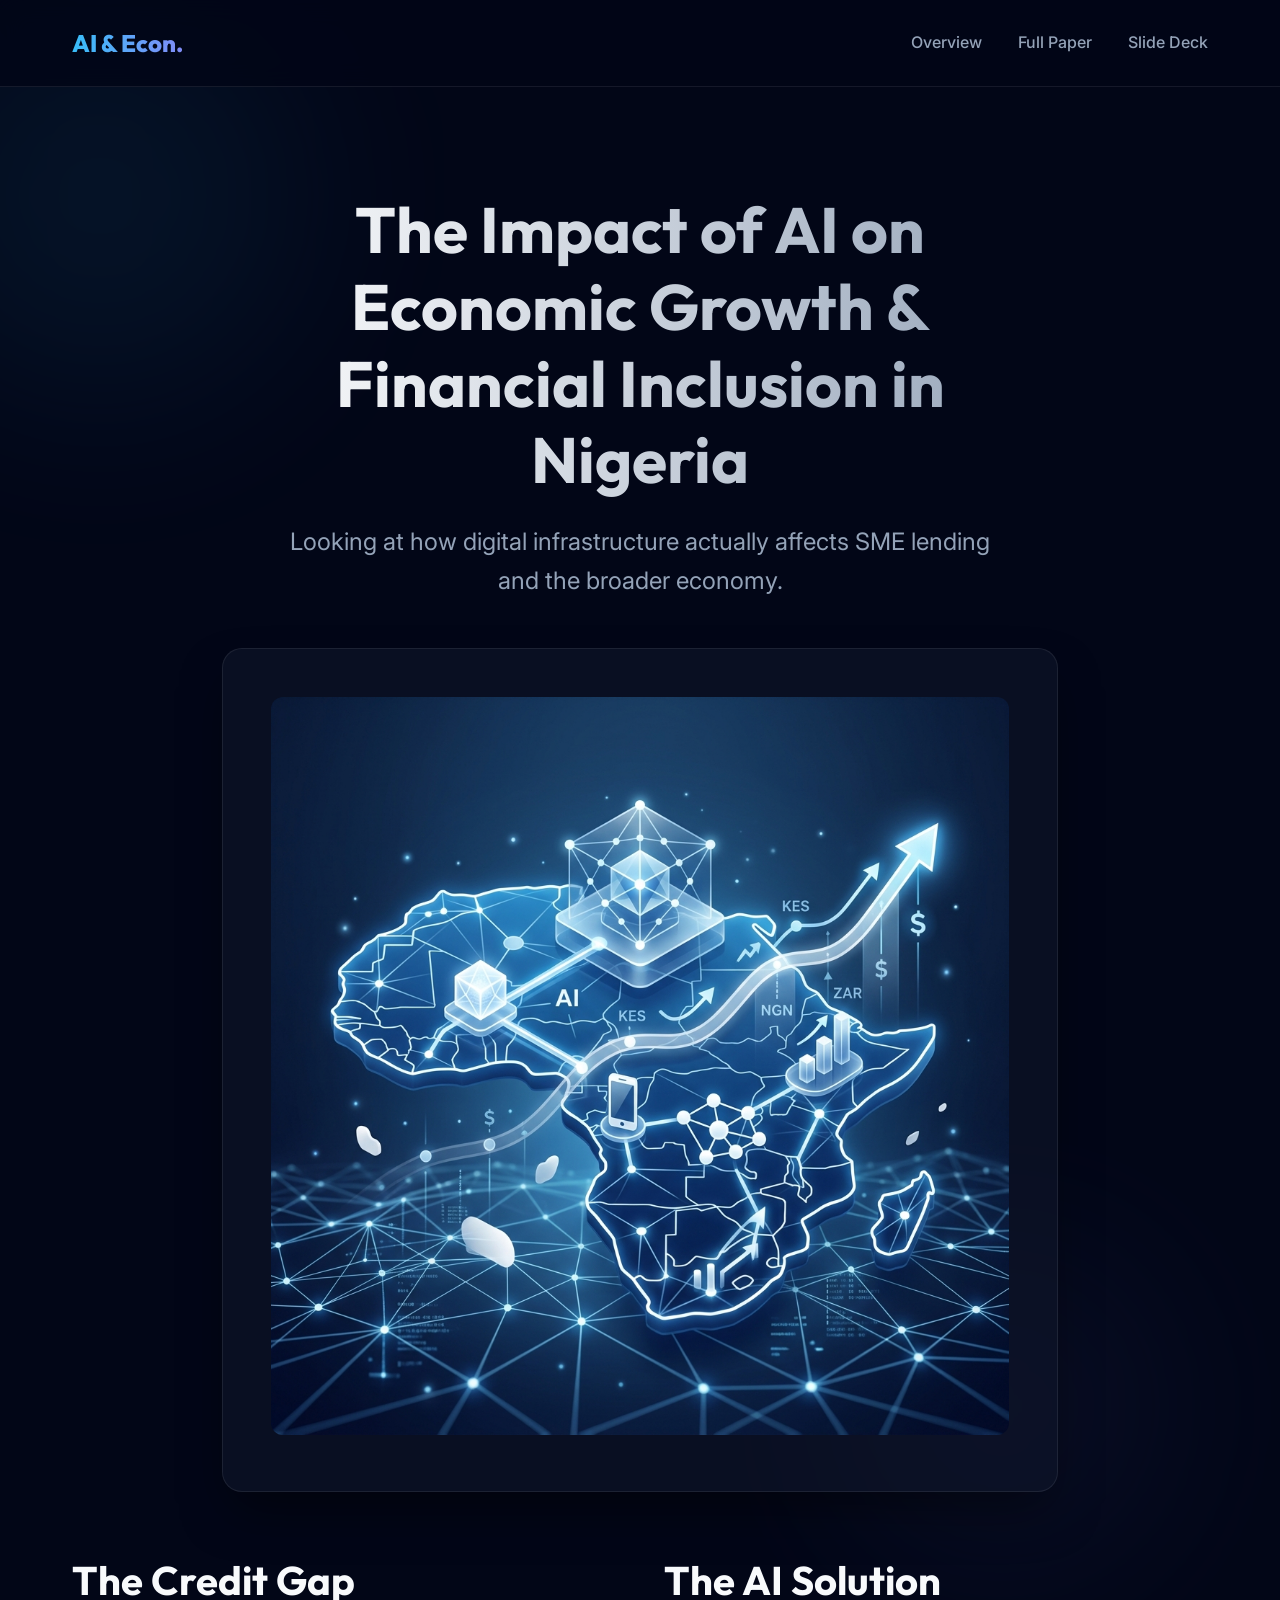
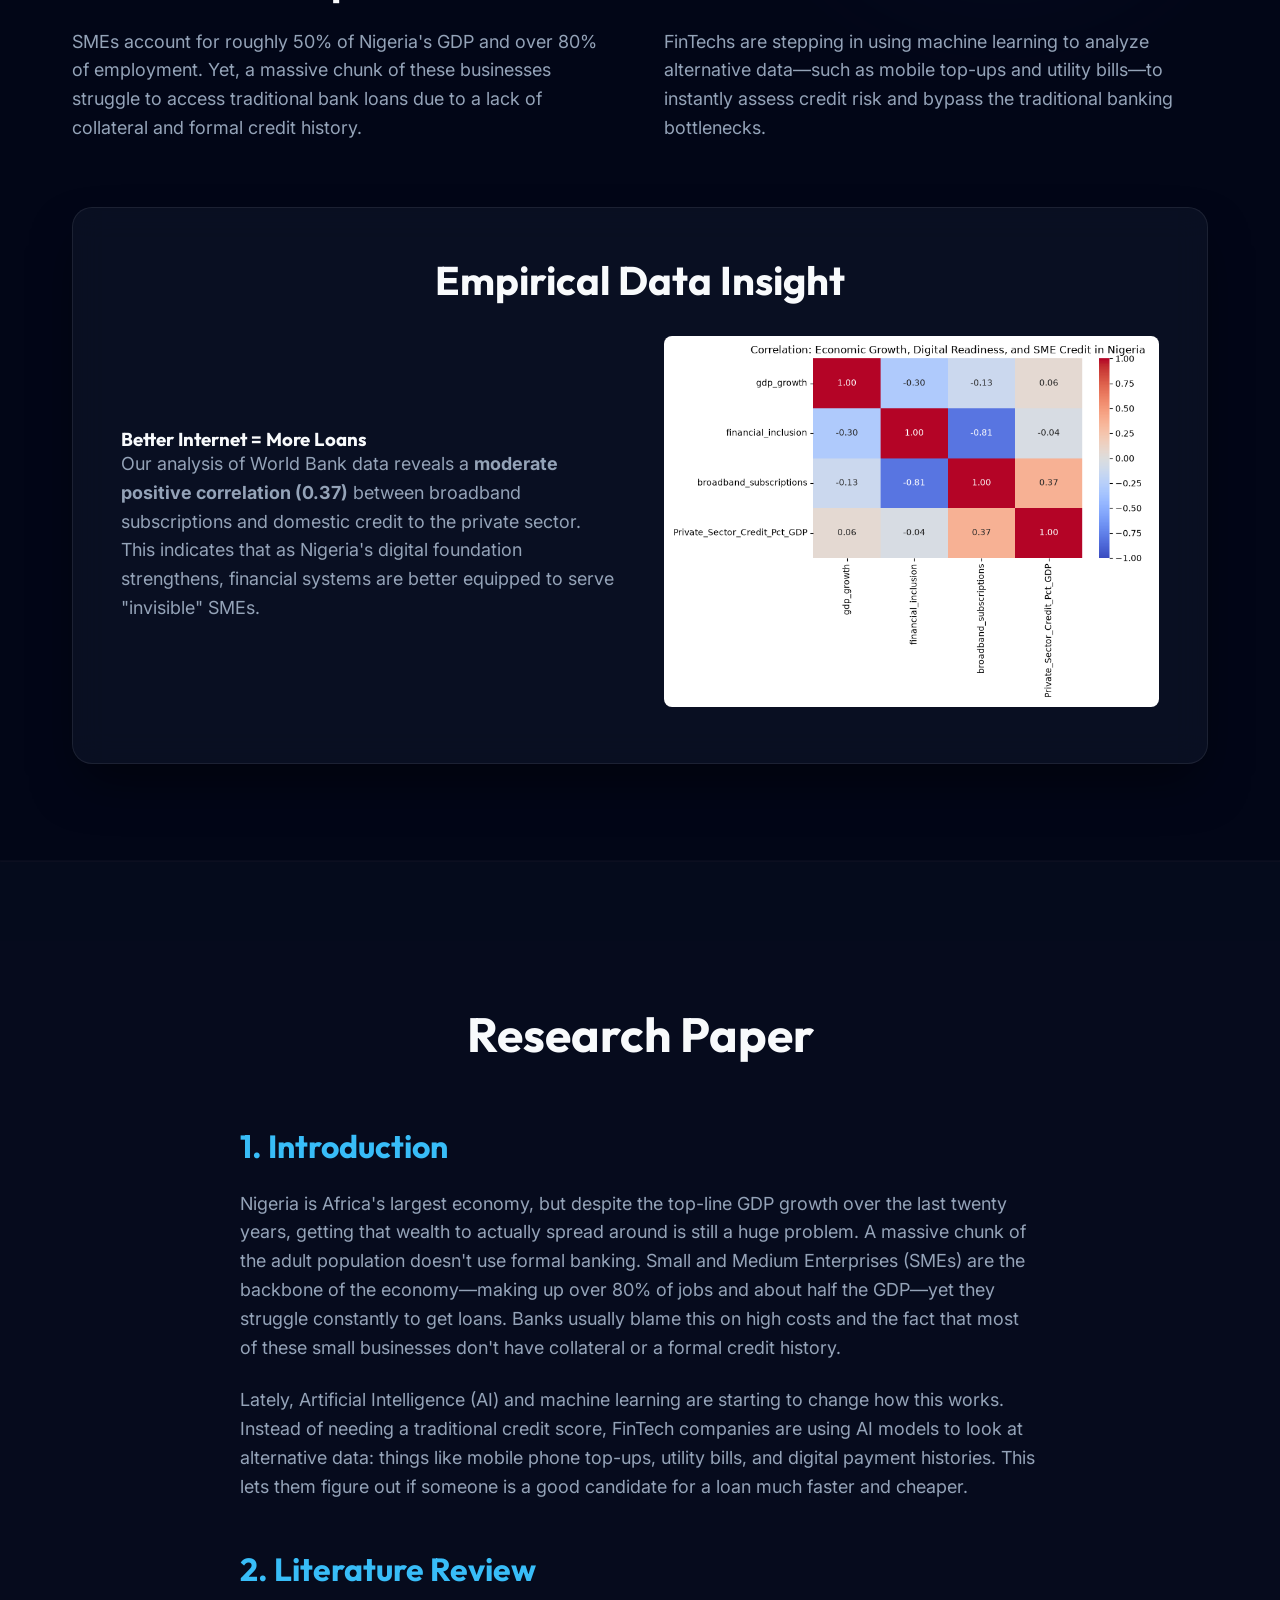
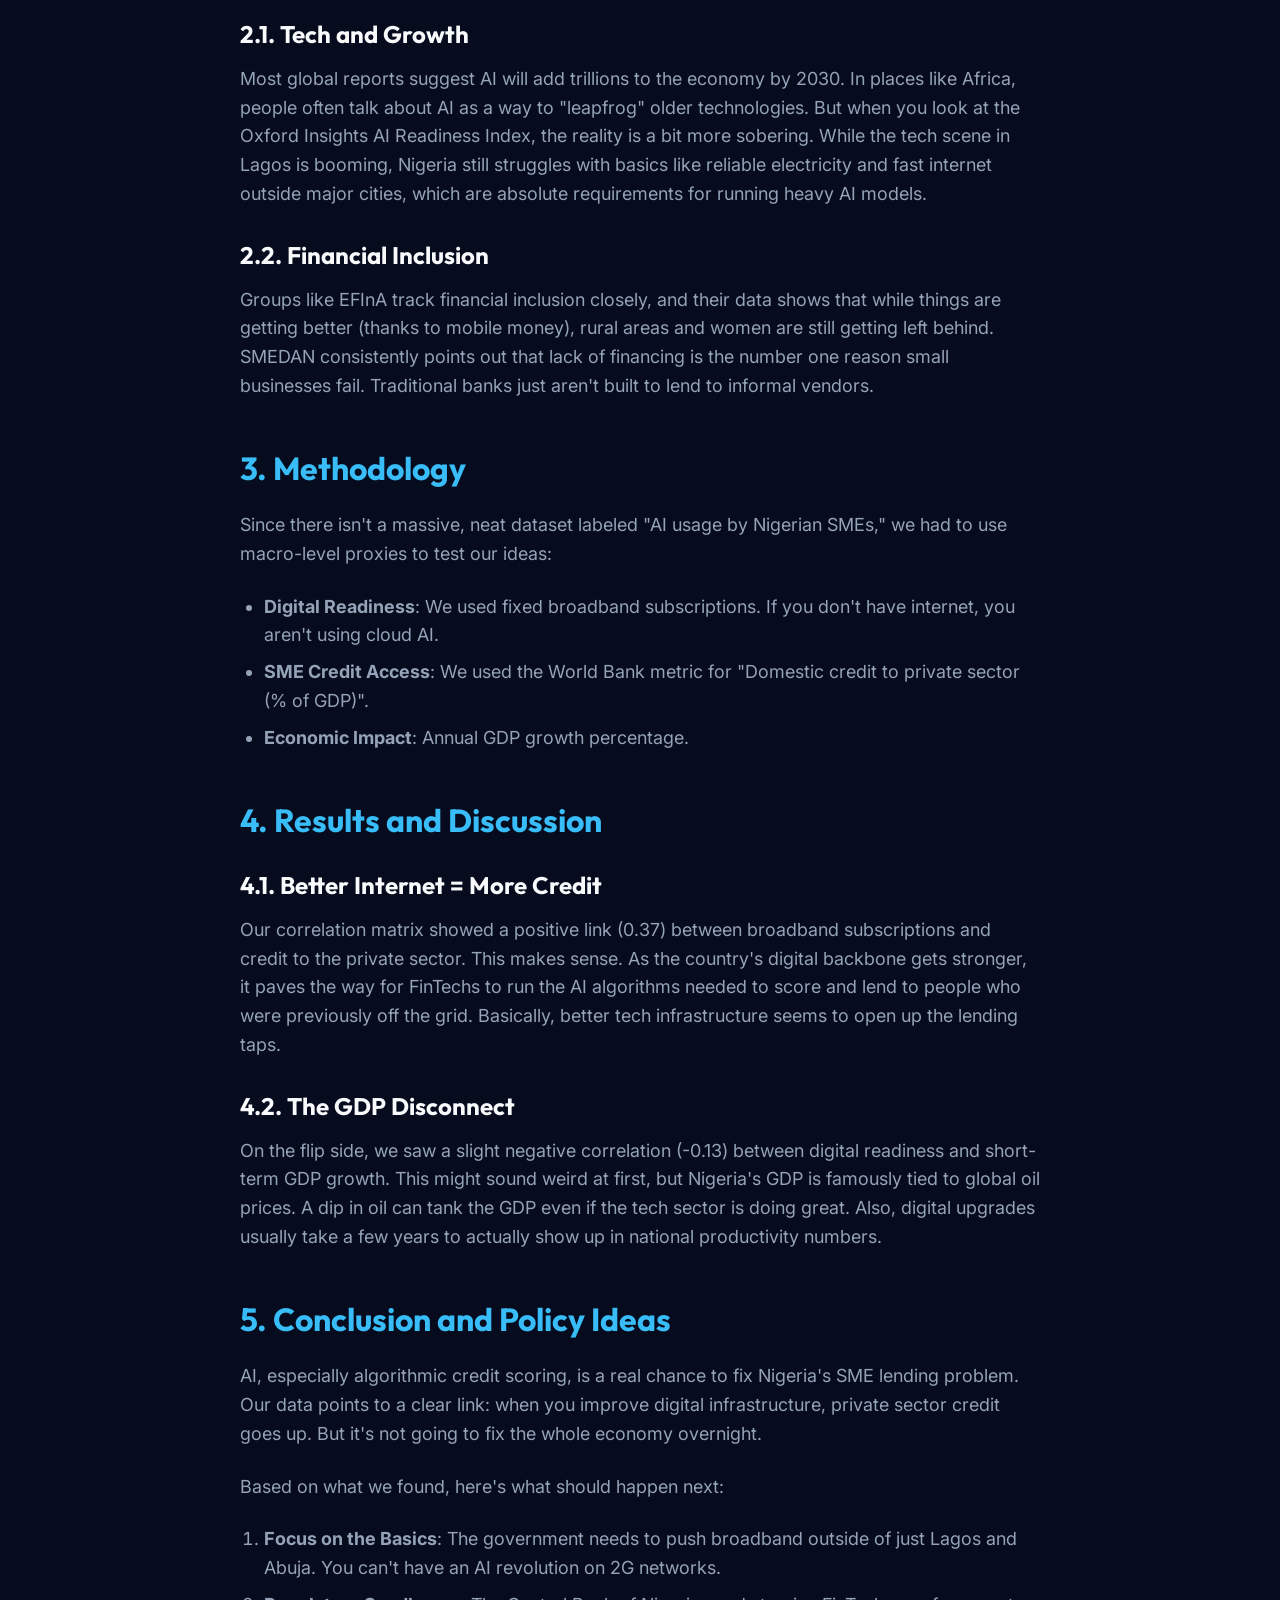
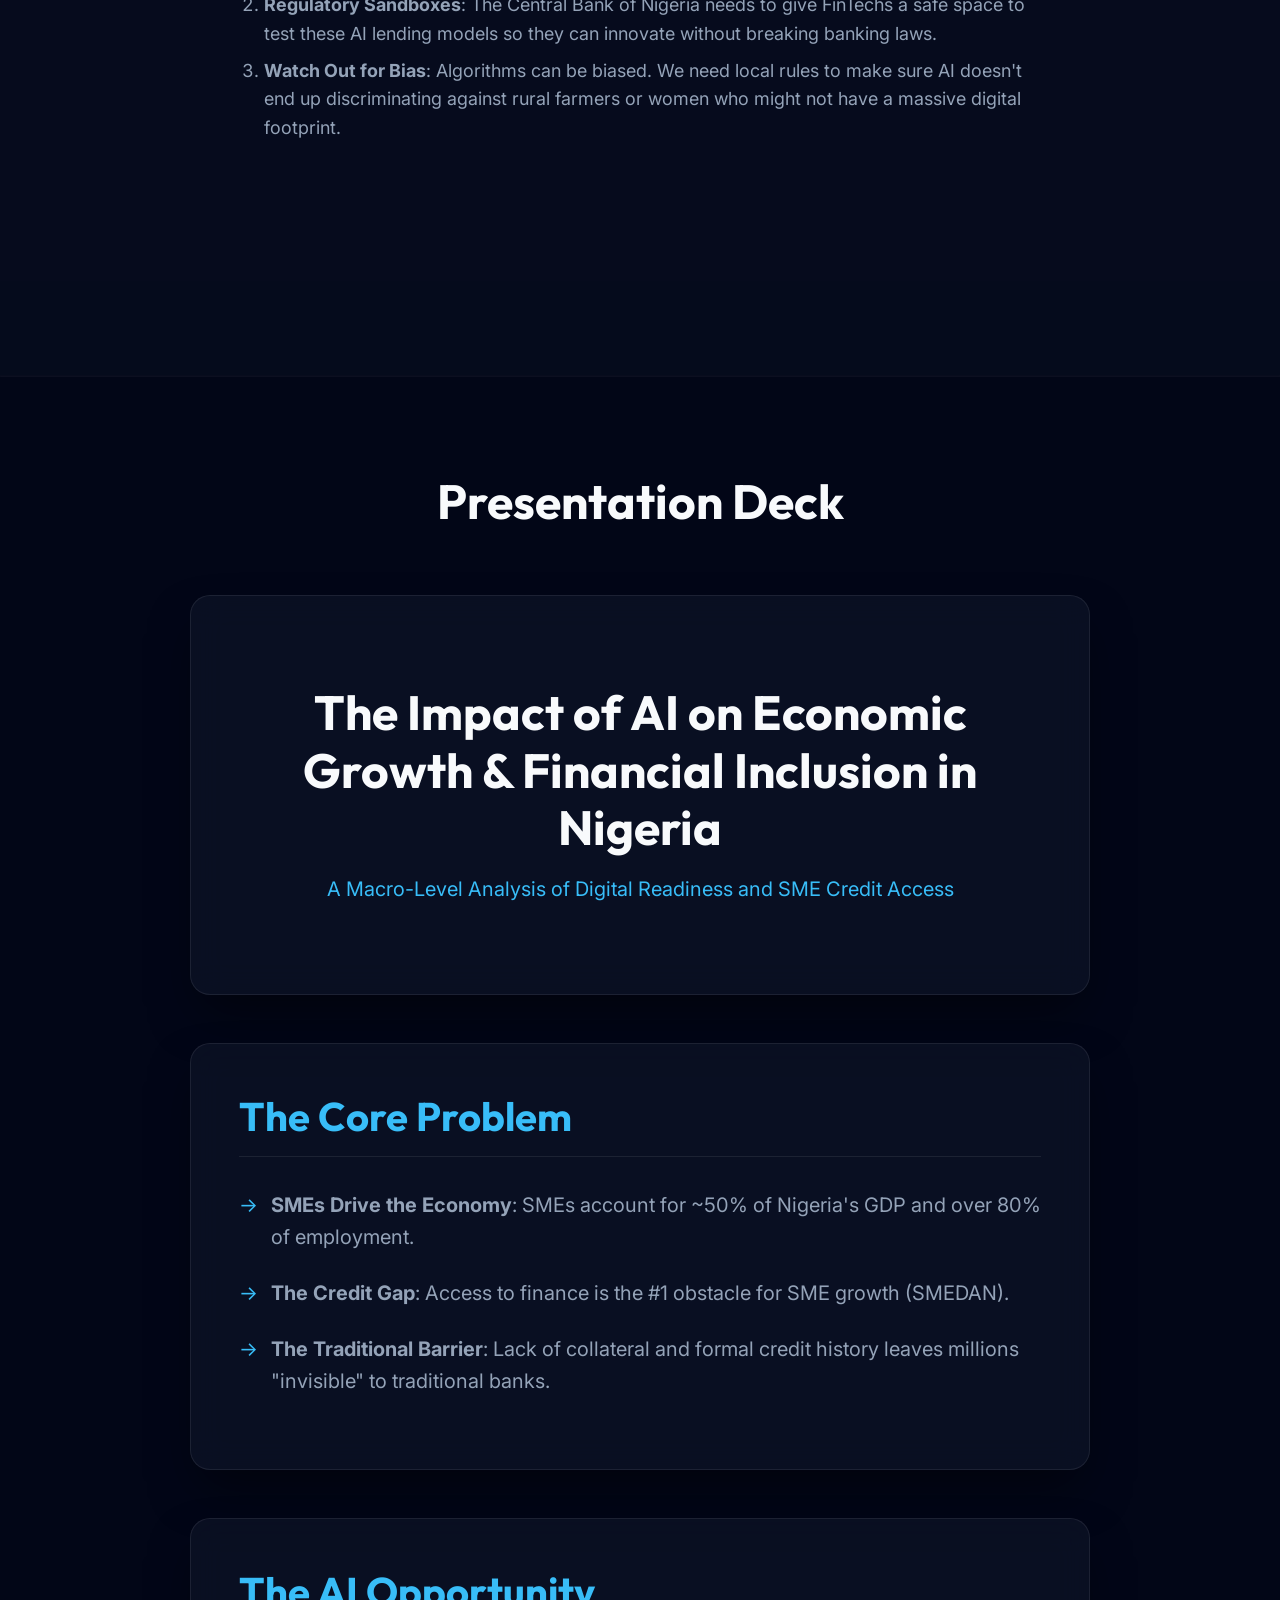
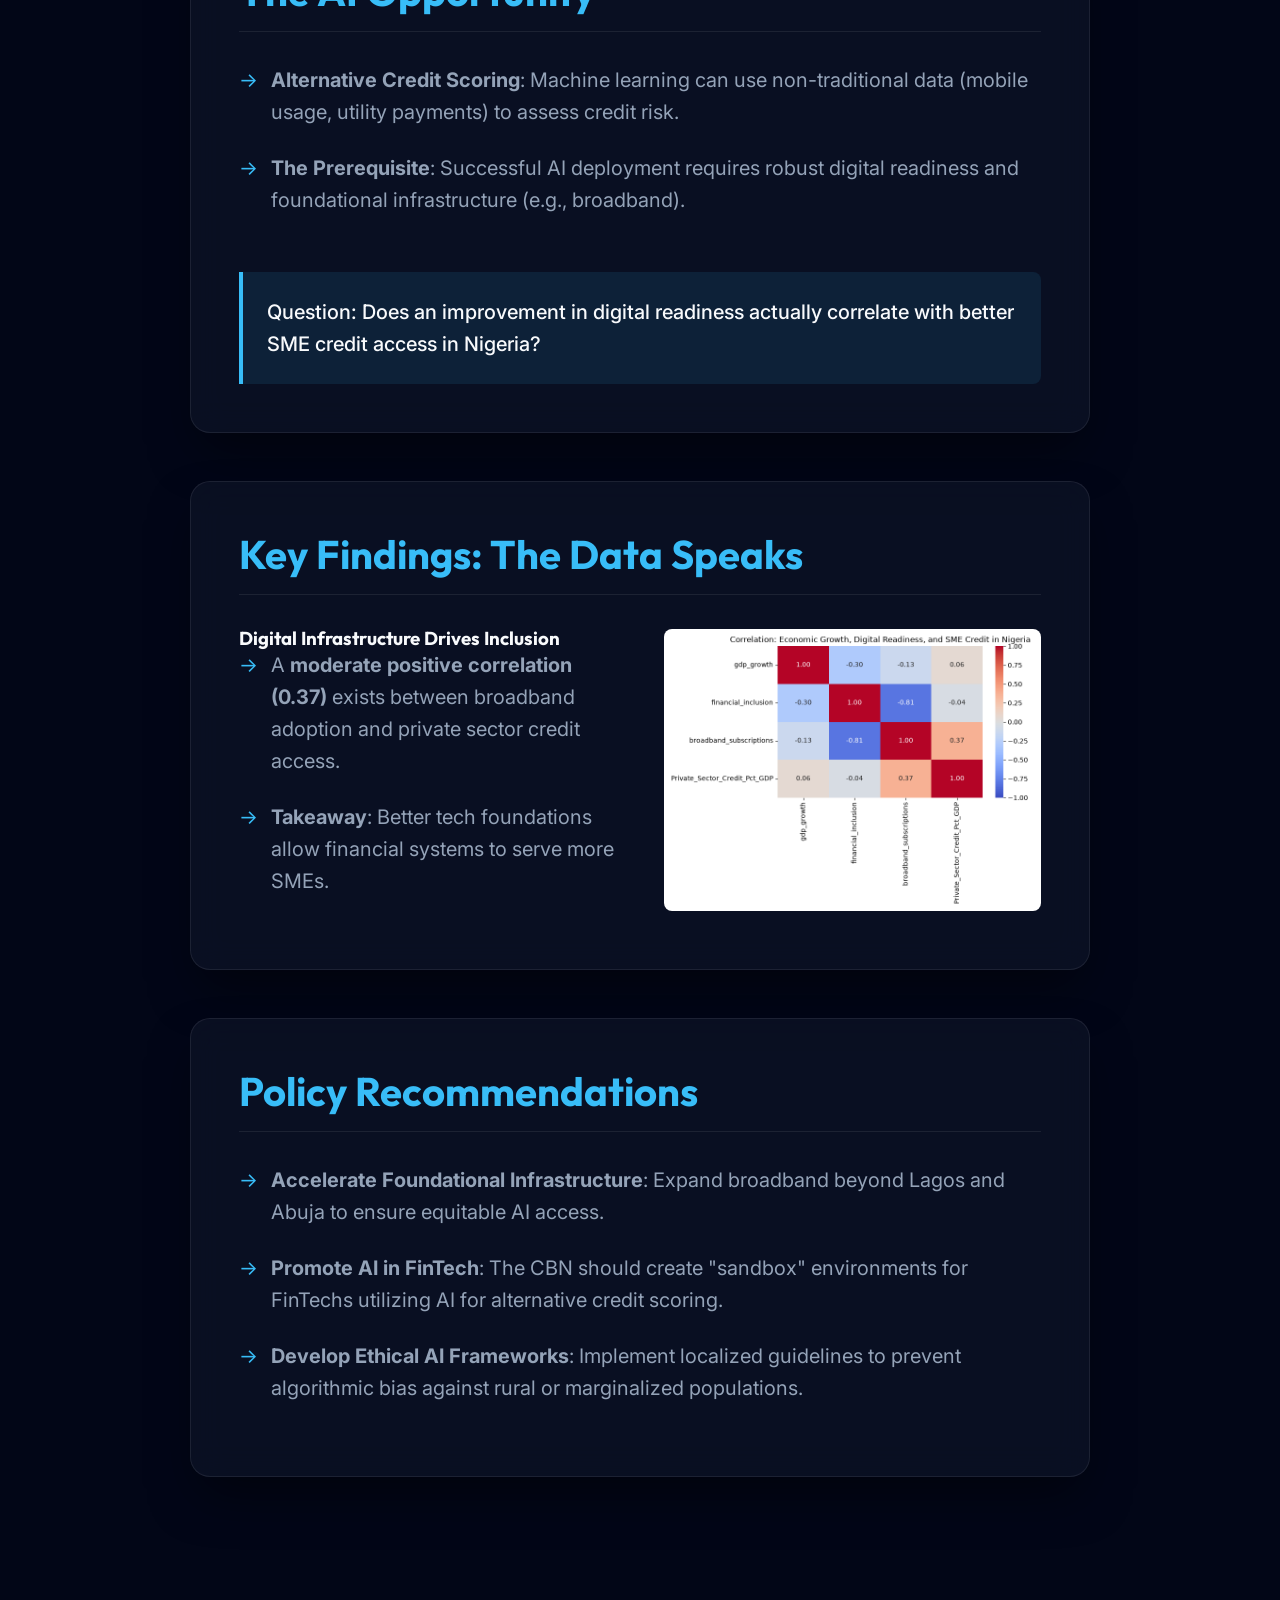
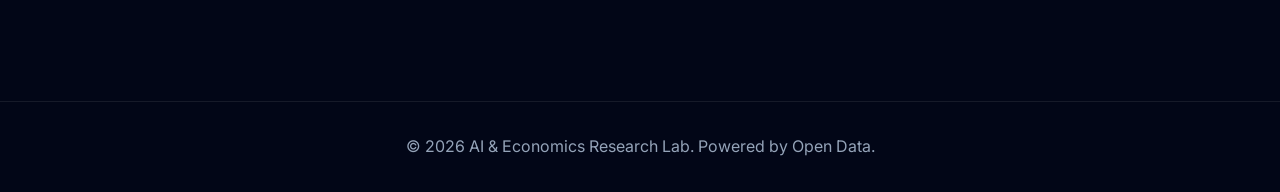
<file: docs/index.html>
<!DOCTYPE html>
<html lang="en">
<head>
    <meta charset="UTF-8">
    <meta name="viewport" content="width=device-width, initial-scale=1.0">
    <title>AI & Economics Research | Nigeria</title>
    <meta name="description" content="Analyzing the impact of digital infrastructure on SME credit access and economic growth in Nigeria.">
    <link rel="preconnect" href="https://fonts.googleapis.com">
    <link rel="preconnect" href="https://fonts.gstatic.com" crossorigin>
    <link href="https://fonts.googleapis.com/css2?family=Outfit:wght@300;400;600;800&family=Inter:wght@400;500;700&display=swap" rel="stylesheet">
    <link rel="stylesheet" href="style.css?v=3">
</head>
<body>

    <!-- Navigation -->
    <nav class="navbar">
        <div class="nav-container">
            <div class="logo">AI & Econ.</div>
            <div class="nav-links">
                <a href="#overview">Overview</a>
                <a href="#paper">Full Paper</a>
                <a href="#slides">Slide Deck</a>
            </div>
        </div>
    </nav>

    <main id="app-container" style="padding-top: 6rem;">

        <!-- ==================== HOME VIEW ==================== -->
        <div id="overview">
            <header class="hero">
                <div class="glow-orb orb-1"></div>
                <div class="glow-orb orb-2"></div>
                <div class="container hero-content">
                    <h1 class="fade-up">The Impact of AI on Economic Growth & Financial Inclusion in Nigeria</h1>
                    <p class="subtitle fade-up delay-1">Looking at how digital infrastructure actually affects SME lending and the broader economy.</p>
                    
                    <div class="hero-image-wrapper fade-up delay-2">
                        <div class="glass-panel">
                            <img src="assets/ai_economics_hero.png" alt="Abstract AI and Economics Visualization">
                        </div>
                    </div>
                </div>
            </header>

            <section class="overview" style="margin-bottom: 6rem;">
                <div class="container">
                    <div class="grid-2">
                        <div class="fade-in scroll-element">
                            <h2 class="section-title">The Credit Gap</h2>
                            <p>SMEs account for roughly 50% of Nigeria's GDP and over 80% of employment. Yet, a massive chunk of these businesses struggle to access traditional bank loans due to a lack of collateral and formal credit history.</p>
                        </div>
                        <div class="fade-in scroll-element delay-1">
                            <h2 class="section-title">The AI Solution</h2>
                            <p>FinTechs are stepping in using machine learning to analyze alternative data—such as mobile top-ups and utility bills—to instantly assess credit risk and bypass the traditional banking bottlenecks.</p>
                        </div>
                    </div>

                    <div class="data-highlight glass-panel fade-in scroll-element" style="margin-top: 4rem;">
                        <h2 class="section-title text-center">Empirical Data Insight</h2>
                        <div class="grid-2" style="align-items: center; margin-top: 2rem;">
                            <div>
                                <h3 style="color: var(--text-primary); font-family: 'Outfit', sans-serif;">Better Internet = More Loans</h3>
                                <p>Our analysis of World Bank data reveals a <strong>moderate positive correlation (0.37)</strong> between broadband subscriptions and domestic credit to the private sector.</p>
                                <p>This indicates that as Nigeria's digital foundation strengthens, financial systems are better equipped to serve "invisible" SMEs.</p>
                            </div>
                            <div>
                                <img src="assets/correlation_heatmap.png" alt="Correlation Heatmap" style="width: 100%; border-radius: 8px;">
                            </div>
                        </div>
                    </div>
                </div>
            </section>
        </div>

        <hr style="border-color: var(--glass-border); opacity: 0.5; margin: 0;">

        <!-- ==================== PAPER VIEW ==================== -->
        <div id="paper" style="padding: 6rem 0; background: rgba(15, 23, 42, 0.3);">
            <div class="container">
                <div class="document-container scroll-element">
                    <h1 class="doc-title text-center" style="margin-bottom: 4rem;">Research Paper</h1>
                    <h2 style="margin-top: 0;">1. Introduction</h2>
                    <p>Nigeria is Africa's largest economy, but despite the top-line GDP growth over the last twenty years, getting that wealth to actually spread around is still a huge problem. A massive chunk of the adult population doesn't use formal banking. Small and Medium Enterprises (SMEs) are the backbone of the economy—making up over 80% of jobs and about half the GDP—yet they struggle constantly to get loans. Banks usually blame this on high costs and the fact that most of these small businesses don't have collateral or a formal credit history.</p>
                    <p>Lately, Artificial Intelligence (AI) and machine learning are starting to change how this works. Instead of needing a traditional credit score, FinTech companies are using AI models to look at alternative data: things like mobile phone top-ups, utility bills, and digital payment histories. This lets them figure out if someone is a good candidate for a loan much faster and cheaper.</p>
                    
                    <h2>2. Literature Review</h2>
                    <h3>2.1. Tech and Growth</h3>
                    <p>Most global reports suggest AI will add trillions to the economy by 2030. In places like Africa, people often talk about AI as a way to "leapfrog" older technologies. But when you look at the Oxford Insights AI Readiness Index, the reality is a bit more sobering. While the tech scene in Lagos is booming, Nigeria still struggles with basics like reliable electricity and fast internet outside major cities, which are absolute requirements for running heavy AI models.</p>

                    <h3>2.2. Financial Inclusion</h3>
                    <p>Groups like EFInA track financial inclusion closely, and their data shows that while things are getting better (thanks to mobile money), rural areas and women are still getting left behind. SMEDAN consistently points out that lack of financing is the number one reason small businesses fail. Traditional banks just aren't built to lend to informal vendors.</p>

                    <h2>3. Methodology</h2>
                    <p>Since there isn't a massive, neat dataset labeled "AI usage by Nigerian SMEs," we had to use macro-level proxies to test our ideas:</p>
                    <ul>
                        <li><strong>Digital Readiness</strong>: We used fixed broadband subscriptions. If you don't have internet, you aren't using cloud AI.</li>
                        <li><strong>SME Credit Access</strong>: We used the World Bank metric for "Domestic credit to private sector (% of GDP)".</li>
                        <li><strong>Economic Impact</strong>: Annual GDP growth percentage.</li>
                    </ul>

                    <h2>4. Results and Discussion</h2>
                    <h3>4.1. Better Internet = More Credit</h3>
                    <p>Our correlation matrix showed a positive link (0.37) between broadband subscriptions and credit to the private sector. This makes sense. As the country's digital backbone gets stronger, it paves the way for FinTechs to run the AI algorithms needed to score and lend to people who were previously off the grid. Basically, better tech infrastructure seems to open up the lending taps.</p>

                    <h3>4.2. The GDP Disconnect</h3>
                    <p>On the flip side, we saw a slight negative correlation (-0.13) between digital readiness and short-term GDP growth. This might sound weird at first, but Nigeria's GDP is famously tied to global oil prices. A dip in oil can tank the GDP even if the tech sector is doing great. Also, digital upgrades usually take a few years to actually show up in national productivity numbers.</p>

                    <h2>5. Conclusion and Policy Ideas</h2>
                    <p>AI, especially algorithmic credit scoring, is a real chance to fix Nigeria's SME lending problem. Our data points to a clear link: when you improve digital infrastructure, private sector credit goes up. But it's not going to fix the whole economy overnight.</p>
                    <p>Based on what we found, here's what should happen next:</p>
                    <ol>
                        <li><strong>Focus on the Basics</strong>: The government needs to push broadband outside of just Lagos and Abuja. You can't have an AI revolution on 2G networks.</li>
                        <li><strong>Regulatory Sandboxes</strong>: The Central Bank of Nigeria needs to give FinTechs a safe space to test these AI lending models so they can innovate without breaking banking laws.</li>
                        <li><strong>Watch Out for Bias</strong>: Algorithms can be biased. We need local rules to make sure AI doesn't end up discriminating against rural farmers or women who might not have a massive digital footprint.</li>
                    </ol>
                </div>
            </div>
        </div>

        <hr style="border-color: var(--glass-border); opacity: 0.5; margin: 0;">

        <!-- ==================== SLIDES VIEW ==================== -->
        <div id="slides" style="padding: 6rem 0;">
            <div class="container">
                <h1 class="doc-title text-center scroll-element" style="margin-bottom: 4rem;">Presentation Deck</h1>
                <div class="slide-container">
                    <!-- Slide 1 -->
                    <div class="slide glass-panel scroll-element">
                        <h1 class="text-center doc-title" style="margin-bottom: 1rem;">The Impact of AI on Economic Growth & Financial Inclusion in Nigeria</h1>
                        <p class="text-center" style="font-size: 1.25rem; color: var(--accent-color);">A Macro-Level Analysis of Digital Readiness and SME Credit Access</p>
                    </div>

                    <!-- Slide 2 -->
                    <div class="slide glass-panel scroll-element">
                        <h2 class="slide-title">The Core Problem</h2>
                        <ul class="slide-list">
                            <li><strong>SMEs Drive the Economy</strong>: SMEs account for ~50% of Nigeria's GDP and over 80% of employment.</li>
                            <li><strong>The Credit Gap</strong>: Access to finance is the #1 obstacle for SME growth (SMEDAN).</li>
                            <li><strong>The Traditional Barrier</strong>: Lack of collateral and formal credit history leaves millions "invisible" to traditional banks.</li>
                        </ul>
                    </div>

                    <!-- Slide 3 -->
                    <div class="slide glass-panel scroll-element">
                        <h2 class="slide-title">The AI Opportunity</h2>
                        <ul class="slide-list">
                            <li><strong>Alternative Credit Scoring</strong>: Machine learning can use non-traditional data (mobile usage, utility payments) to assess credit risk.</li>
                            <li><strong>The Prerequisite</strong>: Successful AI deployment requires robust digital readiness and foundational infrastructure (e.g., broadband).</li>
                        </ul>
                        <div class="highlight-box">
                            Question: Does an improvement in digital readiness actually correlate with better SME credit access in Nigeria?
                        </div>
                    </div>

                    <!-- Slide 4 -->
                    <div class="slide glass-panel scroll-element">
                        <h2 class="slide-title">Key Findings: The Data Speaks</h2>
                        <div class="grid-2" style="align-items: center;">
                            <div>
                                <h3 style="color: var(--text-primary); font-family: 'Outfit', sans-serif;">Digital Infrastructure Drives Inclusion</h3>
                                <ul class="slide-list">
                                    <li>A <strong>moderate positive correlation (0.37)</strong> exists between broadband adoption and private sector credit access.</li>
                                    <li><strong>Takeaway</strong>: Better tech foundations allow financial systems to serve more SMEs.</li>
                                </ul>
                            </div>
                            <div style="text-align: center;">
                                <img src="assets/correlation_heatmap.png" alt="Correlation Heatmap" style="max-width: 100%; border-radius: 8px;">
                            </div>
                        </div>
                    </div>

                    <!-- Slide 5 -->
                    <div class="slide glass-panel scroll-element">
                        <h2 class="slide-title">Policy Recommendations</h2>
                        <ol class="slide-list">
                            <li><strong>Accelerate Foundational Infrastructure</strong>: Expand broadband beyond Lagos and Abuja to ensure equitable AI access.</li>
                            <li><strong>Promote AI in FinTech</strong>: The CBN should create "sandbox" environments for FinTechs utilizing AI for alternative credit scoring.</li>
                            <li><strong>Develop Ethical AI Frameworks</strong>: Implement localized guidelines to prevent algorithmic bias against rural or marginalized populations.</li>
                        </ol>
                    </div>
                </div>
            </div>
        </div>

    </main>

    <footer>
        <div class="container text-center">
            <p>&copy; 2026 AI & Economics Research Lab. Powered by Open Data.</p>
        </div>
    </footer>

    <script src="script.js?v=3"></script>
</body>
</html>
</file>
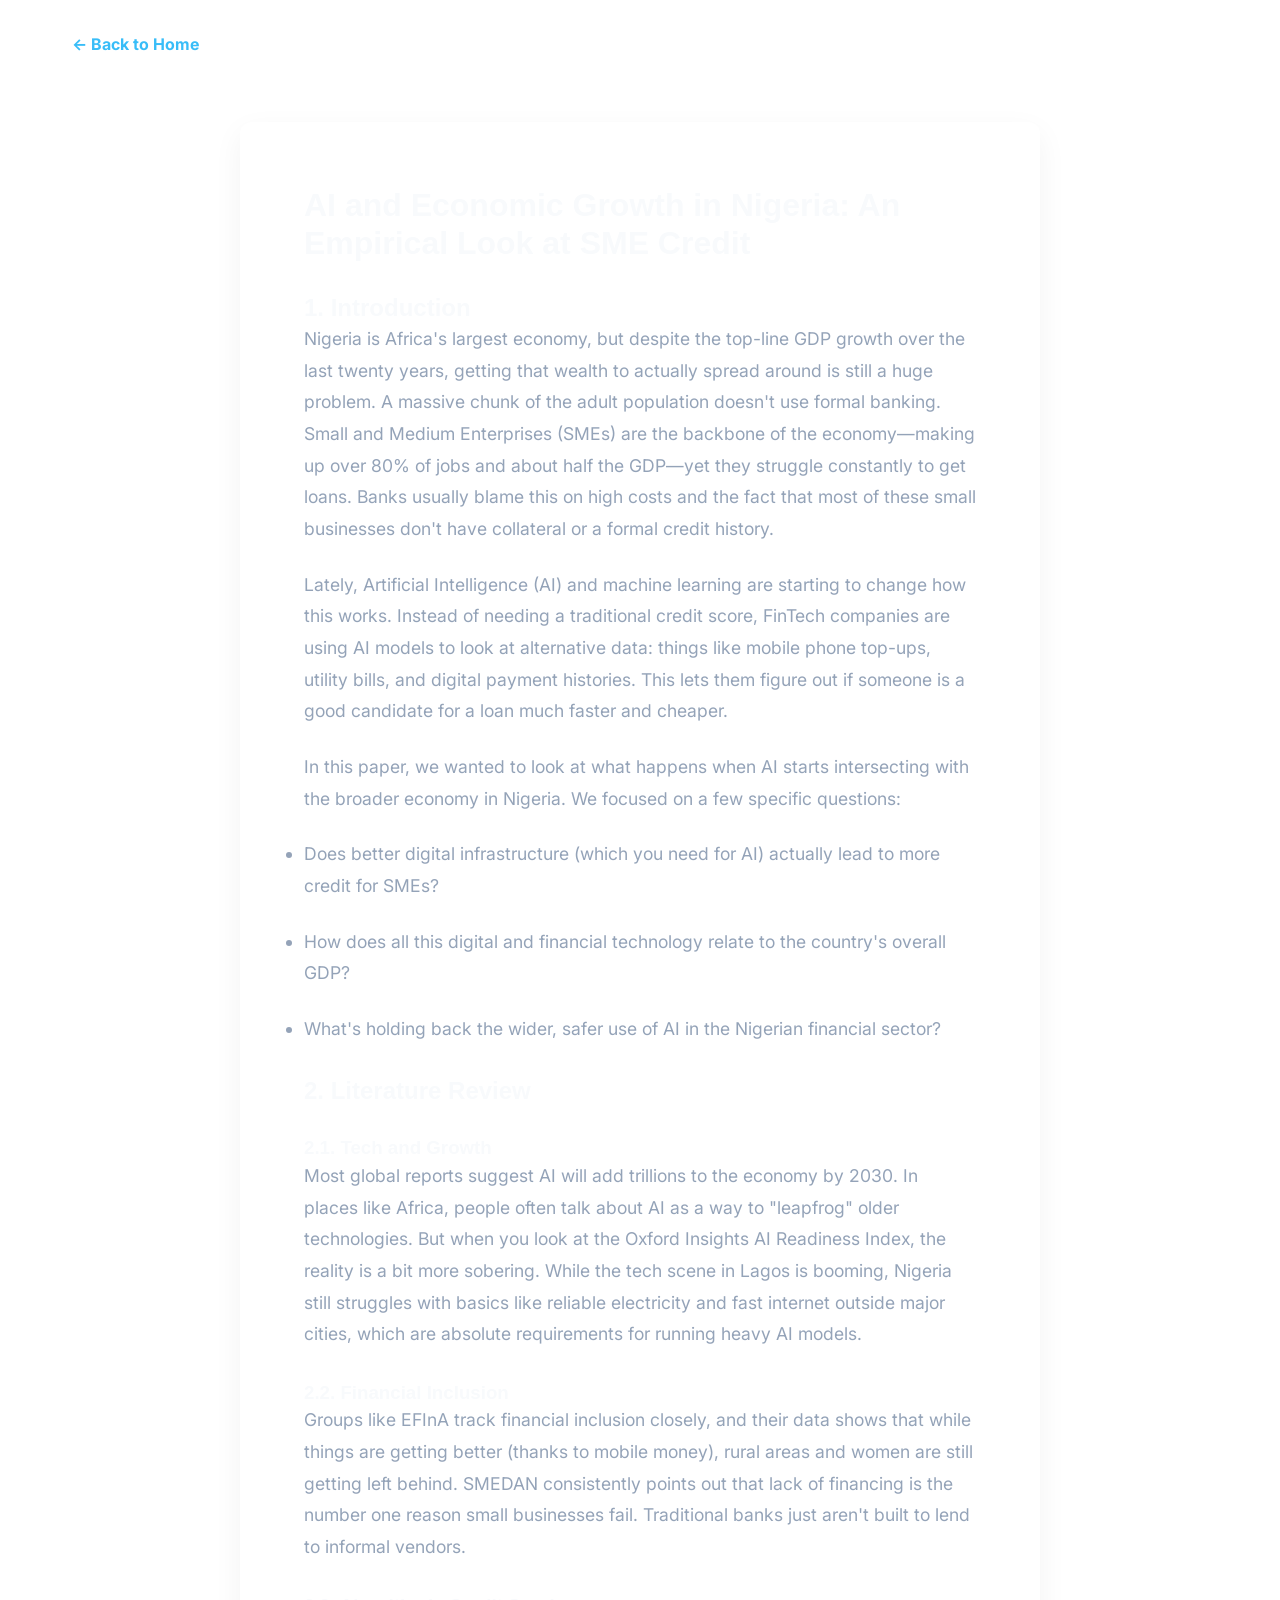
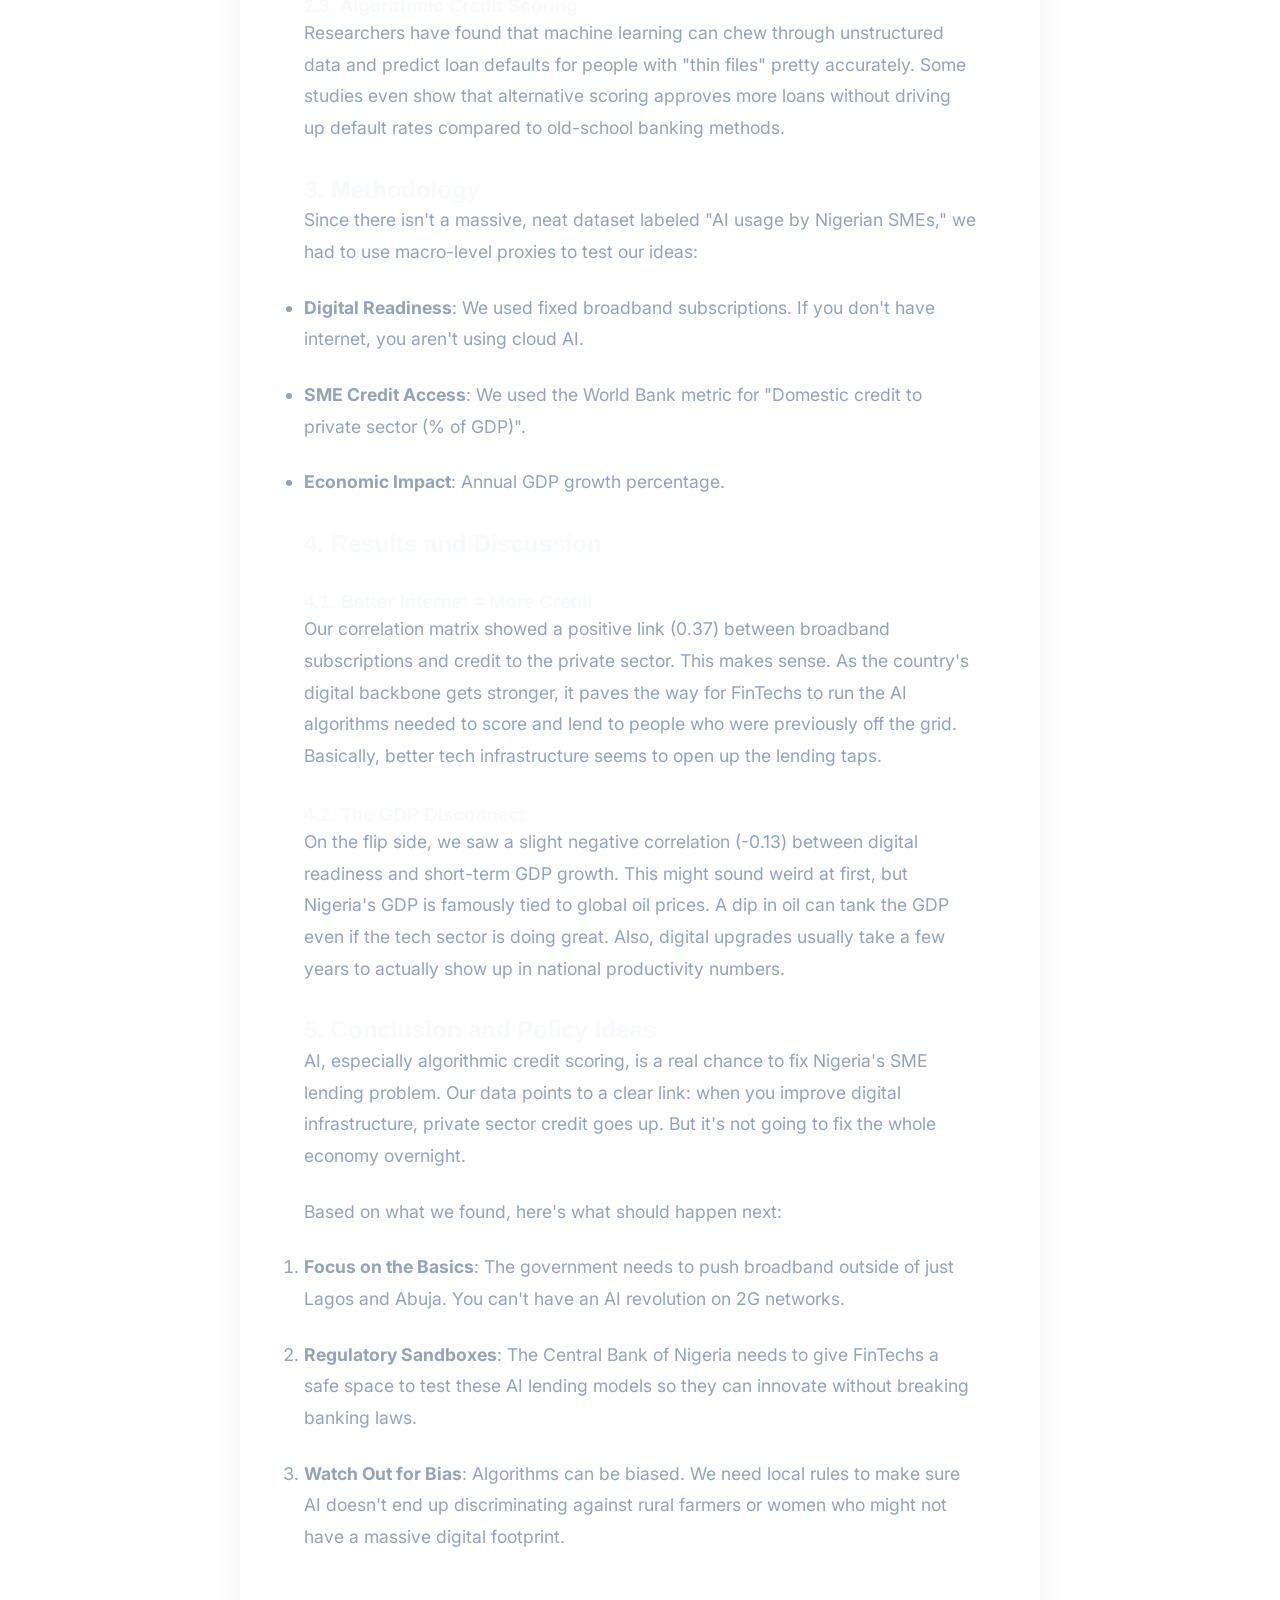
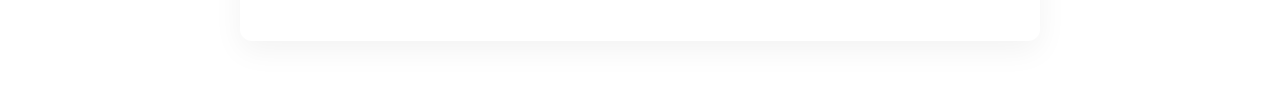
<file: docs/paper.html>
<!DOCTYPE html>
<html lang="en">
<head>
    <meta charset="UTF-8">
    <meta name="viewport" content="width=device-width, initial-scale=1.0">
    <title>Full Research Paper - AI & Economics in Nigeria</title>
    <link rel="preconnect" href="https://fonts.googleapis.com">
    <link rel="preconnect" href="https://fonts.gstatic.com" crossorigin>
    <link href="https://fonts.googleapis.com/css2?family=Inter:wght@300;400;600;800&display=swap" rel="stylesheet">
    <link rel="stylesheet" href="style.css">
    <style>
        .paper-container { max-width: 800px; margin: 4rem auto; background: white; padding: 4rem; border-radius: 12px; box-shadow: 0 10px 30px rgba(0,0,0,0.05); }
        h1, h2, h3 { color: var(--text-primary); margin-top: 2rem; }
        p, ul, li { color: var(--text-secondary); font-size: 1.1rem; line-height: 1.8; margin-bottom: 1.5rem; }
        .back-btn { display: inline-block; margin-top: 2rem; font-weight: bold; color: var(--accent-color); text-decoration: none; }
        .back-btn:hover { text-decoration: underline; }
    </style>
</head>
<body style="background-color: var(--bg-color);">
    <div class="container">
        <a href="index.html" class="back-btn">&larr; Back to Home</a>
        
        <div class="paper-container fade-up">
            <h1 style="margin-top: 0;">AI and Economic Growth in Nigeria: An Empirical Look at SME Credit</h1>

            <h2>1. Introduction</h2>
            <p>Nigeria is Africa's largest economy, but despite the top-line GDP growth over the last twenty years, getting that wealth to actually spread around is still a huge problem. A massive chunk of the adult population doesn't use formal banking. Small and Medium Enterprises (SMEs) are the backbone of the economy—making up over 80% of jobs and about half the GDP—yet they struggle constantly to get loans. Banks usually blame this on high costs and the fact that most of these small businesses don't have collateral or a formal credit history.</p>
            <p>Lately, Artificial Intelligence (AI) and machine learning are starting to change how this works. Instead of needing a traditional credit score, FinTech companies are using AI models to look at alternative data: things like mobile phone top-ups, utility bills, and digital payment histories. This lets them figure out if someone is a good candidate for a loan much faster and cheaper.</p>
            <p>In this paper, we wanted to look at what happens when AI starts intersecting with the broader economy in Nigeria. We focused on a few specific questions:</p>
            <ul>
                <li>Does better digital infrastructure (which you need for AI) actually lead to more credit for SMEs?</li>
                <li>How does all this digital and financial technology relate to the country's overall GDP?</li>
                <li>What's holding back the wider, safer use of AI in the Nigerian financial sector?</li>
            </ul>

            <h2>2. Literature Review</h2>
            <h3>2.1. Tech and Growth</h3>
            <p>Most global reports suggest AI will add trillions to the economy by 2030. In places like Africa, people often talk about AI as a way to "leapfrog" older technologies. But when you look at the Oxford Insights AI Readiness Index, the reality is a bit more sobering. While the tech scene in Lagos is booming, Nigeria still struggles with basics like reliable electricity and fast internet outside major cities, which are absolute requirements for running heavy AI models.</p>

            <h3>2.2. Financial Inclusion</h3>
            <p>Groups like EFInA track financial inclusion closely, and their data shows that while things are getting better (thanks to mobile money), rural areas and women are still getting left behind. SMEDAN consistently points out that lack of financing is the number one reason small businesses fail. Traditional banks just aren't built to lend to informal vendors.</p>

            <h3>2.3. Algorithmic Credit Scoring</h3>
            <p>Researchers have found that machine learning can chew through unstructured data and predict loan defaults for people with "thin files" pretty accurately. Some studies even show that alternative scoring approves more loans without driving up default rates compared to old-school banking methods.</p>

            <h2>3. Methodology</h2>
            <p>Since there isn't a massive, neat dataset labeled "AI usage by Nigerian SMEs," we had to use macro-level proxies to test our ideas:</p>
            <ul>
                <li><strong>Digital Readiness</strong>: We used fixed broadband subscriptions. If you don't have internet, you aren't using cloud AI.</li>
                <li><strong>SME Credit Access</strong>: We used the World Bank metric for "Domestic credit to private sector (% of GDP)".</li>
                <li><strong>Economic Impact</strong>: Annual GDP growth percentage.</li>
            </ul>

            <h2>4. Results and Discussion</h2>
            <h3>4.1. Better Internet = More Credit</h3>
            <p>Our correlation matrix showed a positive link (0.37) between broadband subscriptions and credit to the private sector. This makes sense. As the country's digital backbone gets stronger, it paves the way for FinTechs to run the AI algorithms needed to score and lend to people who were previously off the grid. Basically, better tech infrastructure seems to open up the lending taps.</p>

            <h3>4.2. The GDP Disconnect</h3>
            <p>On the flip side, we saw a slight negative correlation (-0.13) between digital readiness and short-term GDP growth. This might sound weird at first, but Nigeria's GDP is famously tied to global oil prices. A dip in oil can tank the GDP even if the tech sector is doing great. Also, digital upgrades usually take a few years to actually show up in national productivity numbers.</p>

            <h2>5. Conclusion and Policy Ideas</h2>
            <p>AI, especially algorithmic credit scoring, is a real chance to fix Nigeria's SME lending problem. Our data points to a clear link: when you improve digital infrastructure, private sector credit goes up. But it's not going to fix the whole economy overnight.</p>
            <p>Based on what we found, here's what should happen next:</p>
            <ol>
                <li><strong>Focus on the Basics</strong>: The government needs to push broadband outside of just Lagos and Abuja. You can't have an AI revolution on 2G networks.</li>
                <li><strong>Regulatory Sandboxes</strong>: The Central Bank of Nigeria needs to give FinTechs a safe space to test these AI lending models so they can innovate without breaking banking laws.</li>
                <li><strong>Watch Out for Bias</strong>: Algorithms can be biased. We need local rules to make sure AI doesn't end up discriminating against rural farmers or women who might not have a massive digital footprint.</li>
            </ol>
        </div>
    </div>
</body>
</html>
</file>
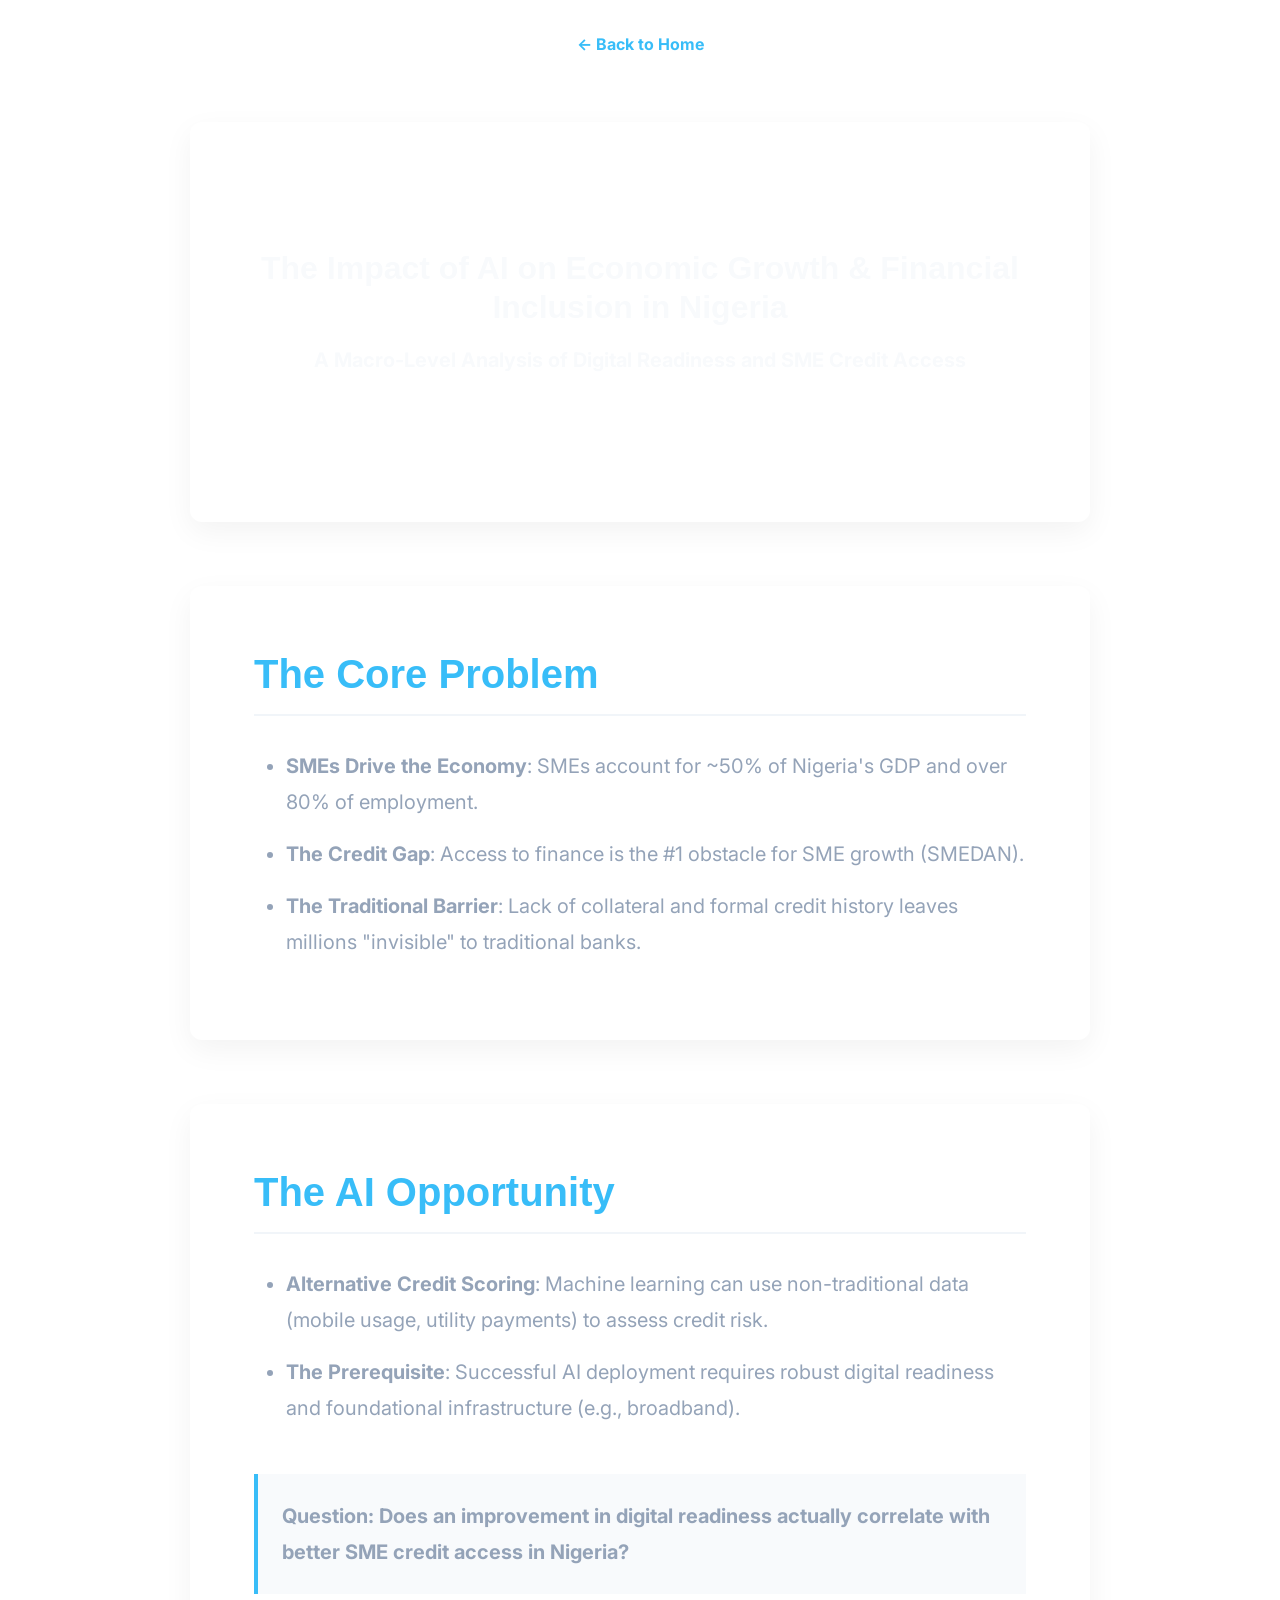
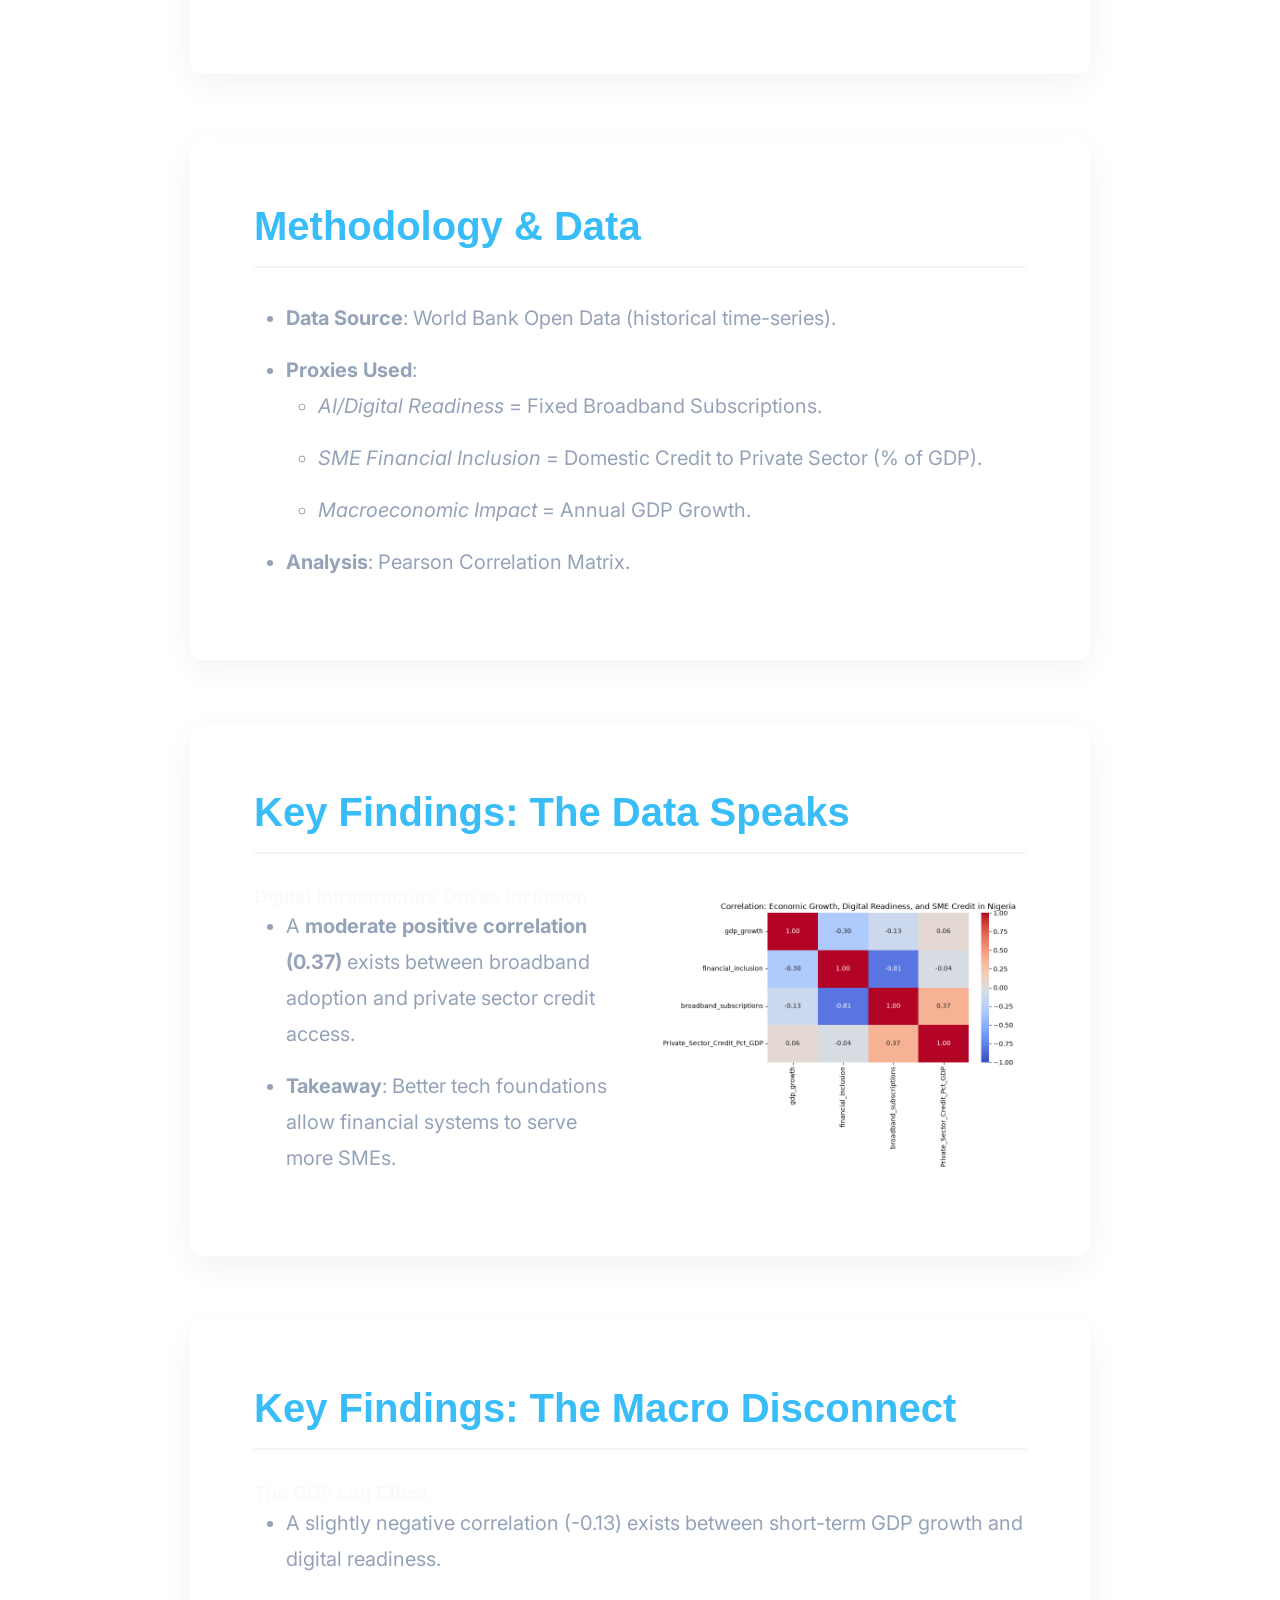
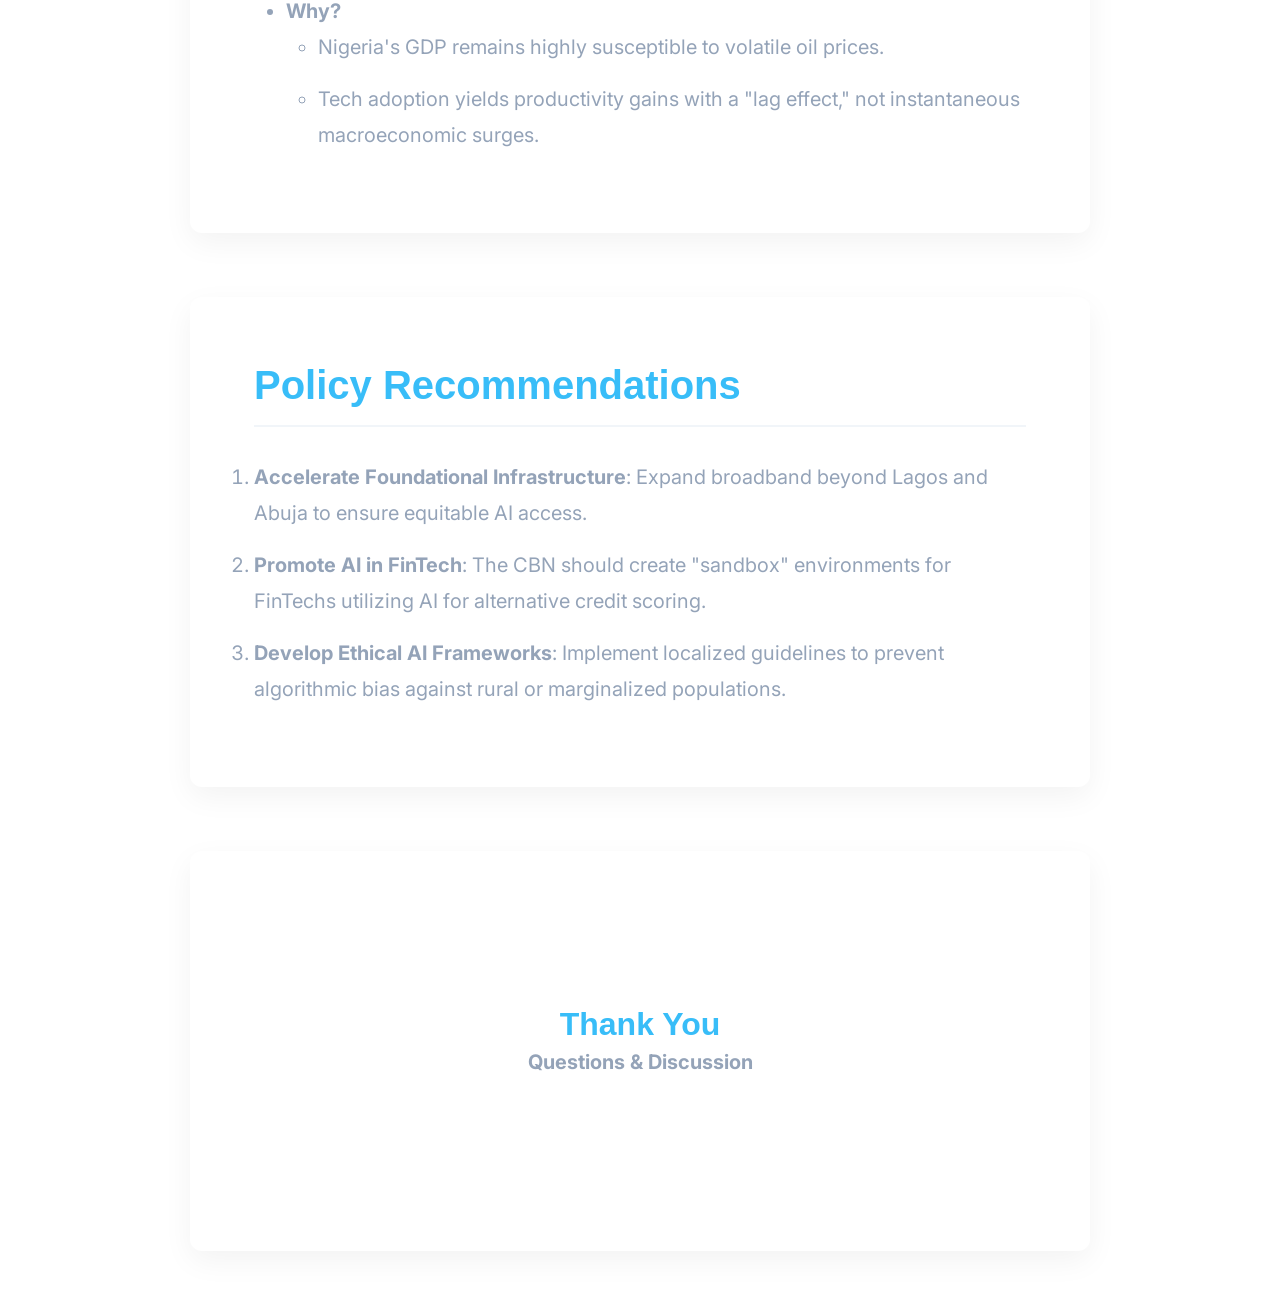
<file: docs/slides.html>
<!DOCTYPE html>
<html lang="en">
<head>
    <meta charset="UTF-8">
    <meta name="viewport" content="width=device-width, initial-scale=1.0">
    <title>Presentation Slides - AI & Economics in Nigeria</title>
    <link rel="preconnect" href="https://fonts.googleapis.com">
    <link rel="preconnect" href="https://fonts.gstatic.com" crossorigin>
    <link href="https://fonts.googleapis.com/css2?family=Inter:wght@300;400;600;800&display=swap" rel="stylesheet">
    <link rel="stylesheet" href="style.css">
    <style>
        .slide-container {
            max-width: 900px;
            margin: 4rem auto;
            display: flex;
            flex-direction: column;
            gap: 4rem;
        }
        .slide {
            background: white;
            padding: 4rem;
            border-radius: 12px;
            box-shadow: 0 10px 30px rgba(0,0,0,0.05);
            min-height: 400px;
            display: flex;
            flex-direction: column;
            justify-content: center;
        }
        .slide-title { color: var(--accent-color); margin-bottom: 2rem; border-bottom: 2px solid #f1f5f9; padding-bottom: 1rem; }
        .slide p, .slide li { color: var(--text-secondary); font-size: 1.25rem; line-height: 1.8; margin-bottom: 1rem; }
        .slide ul { padding-left: 2rem; }
        .back-btn { display: inline-block; margin-top: 2rem; font-weight: bold; color: var(--accent-color); text-decoration: none; text-align: center; }
        .back-btn:hover { text-decoration: underline; }
    </style>
</head>
<body style="background-color: var(--bg-color);">
    <div class="container">
        <a href="index.html" class="back-btn" style="display:block;">&larr; Back to Home</a>
        
        <div class="slide-container">
            
            <!-- Slide 1 -->
            <div class="slide fade-up">
                <h1 style="text-align: center; margin-bottom: 1rem;">The Impact of AI on Economic Growth & Financial Inclusion in Nigeria</h1>
                <p style="text-align: center; font-weight: bold; color: var(--text-primary);">A Macro-Level Analysis of Digital Readiness and SME Credit Access</p>
            </div>

            <!-- Slide 2 -->
            <div class="slide fade-up">
                <h2 class="slide-title">The Core Problem</h2>
                <ul>
                    <li><strong>SMEs Drive the Economy</strong>: SMEs account for ~50% of Nigeria's GDP and over 80% of employment.</li>
                    <li><strong>The Credit Gap</strong>: Access to finance is the #1 obstacle for SME growth (SMEDAN).</li>
                    <li><strong>The Traditional Barrier</strong>: Lack of collateral and formal credit history leaves millions "invisible" to traditional banks.</li>
                </ul>
            </div>

            <!-- Slide 3 -->
            <div class="slide fade-up">
                <h2 class="slide-title">The AI Opportunity</h2>
                <ul>
                    <li><strong>Alternative Credit Scoring</strong>: Machine learning can use non-traditional data (mobile usage, utility payments) to assess credit risk.</li>
                    <li><strong>The Prerequisite</strong>: Successful AI deployment requires robust digital readiness and foundational infrastructure (e.g., broadband).</li>
                </ul>
                <p style="margin-top: 2rem; padding: 1.5rem; background: #f8fafc; border-left: 4px solid var(--accent-color); font-weight: bold;">
                    Question: Does an improvement in digital readiness actually correlate with better SME credit access in Nigeria?
                </p>
            </div>

            <!-- Slide 4 -->
            <div class="slide fade-up">
                <h2 class="slide-title">Methodology & Data</h2>
                <ul>
                    <li><strong>Data Source</strong>: World Bank Open Data (historical time-series).</li>
                    <li><strong>Proxies Used</strong>:
                        <ul>
                            <li><em>AI/Digital Readiness</em> = Fixed Broadband Subscriptions.</li>
                            <li><em>SME Financial Inclusion</em> = Domestic Credit to Private Sector (% of GDP).</li>
                            <li><em>Macroeconomic Impact</em> = Annual GDP Growth.</li>
                        </ul>
                    </li>
                    <li><strong>Analysis</strong>: Pearson Correlation Matrix.</li>
                </ul>
            </div>

            <!-- Slide 5 -->
            <div class="slide fade-up">
                <h2 class="slide-title">Key Findings: The Data Speaks</h2>
                <div style="display: flex; gap: 2rem; align-items: center;">
                    <div style="flex: 1;">
                        <h3>Digital Infrastructure Drives Inclusion</h3>
                        <ul>
                            <li>A <strong>moderate positive correlation (0.37)</strong> exists between broadband adoption and private sector credit access.</li>
                            <li><strong>Takeaway</strong>: Better tech foundations allow financial systems to serve more SMEs.</li>
                        </ul>
                    </div>
                    <div style="flex: 1; text-align: center;">
                        <img src="assets/correlation_heatmap.png" alt="Correlation Heatmap" style="max-width: 100%; border-radius: 8px;">
                    </div>
                </div>
            </div>

            <!-- Slide 6 -->
            <div class="slide fade-up">
                <h2 class="slide-title">Key Findings: The Macro Disconnect</h2>
                <h3>The GDP Lag Effect</h3>
                <ul>
                    <li>A slightly negative correlation (-0.13) exists between short-term GDP growth and digital readiness.</li>
                    <li><strong>Why?</strong>
                        <ul>
                            <li>Nigeria's GDP remains highly susceptible to volatile oil prices.</li>
                            <li>Tech adoption yields productivity gains with a "lag effect," not instantaneous macroeconomic surges.</li>
                        </ul>
                    </li>
                </ul>
            </div>

            <!-- Slide 7 -->
            <div class="slide fade-up">
                <h2 class="slide-title">Policy Recommendations</h2>
                <ol>
                    <li><strong>Accelerate Foundational Infrastructure</strong>: Expand broadband beyond Lagos and Abuja to ensure equitable AI access.</li>
                    <li><strong>Promote AI in FinTech</strong>: The CBN should create "sandbox" environments for FinTechs utilizing AI for alternative credit scoring.</li>
                    <li><strong>Develop Ethical AI Frameworks</strong>: Implement localized guidelines to prevent algorithmic bias against rural or marginalized populations.</li>
                </ol>
            </div>

            <!-- Slide 8 -->
            <div class="slide fade-up">
                <h1 style="text-align: center; color: var(--accent-color);">Thank You</h1>
                <p style="text-align: center; font-weight: bold;">Questions & Discussion</p>
            </div>

        </div>
    </div>
</body>
</html>
</file>
<file: docs/style.css>
:root {
    /* Premium Dark Theme Tokens */
    --bg-base: #020617; /* Slate 950 */
    --bg-surface: #0f172a; /* Slate 900 */
    --text-primary: #f8fafc; /* Slate 50 */
    --text-secondary: #94a3b8; /* Slate 400 */
    
    /* Accents */
    --accent-color: #38bdf8; /* Sky 400 */
    --accent-glow: rgba(56, 189, 248, 0.15);
    --secondary-color: #818cf8; /* Indigo 400 */
    
    /* Glassmorphism */
    --glass-bg: rgba(15, 23, 42, 0.6);
    --glass-border: rgba(255, 255, 255, 0.08);
}

* {
    margin: 0;
    padding: 0;
    box-sizing: border-box;
}

body {
    font-family: 'Inter', -apple-system, sans-serif;
    background-color: var(--bg-base);
    color: var(--text-primary);
    line-height: 1.6;
    overflow-x: hidden;
}

h1, h2, h3, h4 {
    font-family: 'Outfit', sans-serif;
    font-weight: 700;
    line-height: 1.2;
}

.text-center { text-align: center; }

.container {
    max-width: 1200px;
    margin: 0 auto;
    padding: 0 2rem;
    position: relative;
    z-index: 10;
}

/* Navbar */
.navbar {
    position: fixed;
    top: 0;
    width: 100%;
    padding: 1.5rem 0;
    background: rgba(2, 6, 23, 0.8);
    backdrop-filter: blur(12px);
    -webkit-backdrop-filter: blur(12px);
    border-bottom: 1px solid var(--glass-border);
    z-index: 100;
}

.nav-container {
    max-width: 1200px;
    margin: 0 auto;
    padding: 0 2rem;
    display: flex;
    justify-content: space-between;
    align-items: center;
}

.logo {
    font-family: 'Outfit', sans-serif;
    font-size: 1.5rem;
    font-weight: 800;
    color: var(--text-primary);
    cursor: pointer;
    background: linear-gradient(to right, var(--accent-color), var(--secondary-color));
    -webkit-background-clip: text;
    -webkit-text-fill-color: transparent;
}

.nav-links a {
    color: var(--text-secondary);
    text-decoration: none;
    margin-left: 2rem;
    font-weight: 500;
    transition: color 0.3s ease;
}

.nav-links a:hover {
    color: var(--accent-color);
}

/* View System */
.view {
    display: none;
    opacity: 0;
    padding-top: 6rem; /* Account for navbar */
    min-height: 100vh;
}

.view.active {
    display: block;
    animation: fadeInView 0.5s forwards ease-in-out;
}

@keyframes fadeInView {
    from { opacity: 0; transform: translateY(10px); }
    to { opacity: 1; transform: translateY(0); }
}

/* Hero Section */
.hero {
    padding: 6rem 0 4rem;
    position: relative;
}

.glow-orb {
    position: absolute;
    border-radius: 50%;
    filter: blur(100px);
    z-index: 1;
    opacity: 0.5;
}

.orb-1 {
    width: 400px;
    height: 400px;
    background: var(--accent-glow);
    top: -100px;
    left: -100px;
}

.orb-2 {
    width: 300px;
    height: 300px;
    background: rgba(129, 140, 248, 0.15);
    bottom: 0;
    right: 10%;
}

.hero-content {
    text-align: center;
    max-width: 900px;
}

.hero h1 {
    font-size: 4rem;
    margin-bottom: 1.5rem;
    background: linear-gradient(to right, #fff, #94a3b8);
    -webkit-background-clip: text;
    -webkit-text-fill-color: transparent;
}

.subtitle {
    font-size: 1.5rem;
    color: var(--text-secondary);
    margin-bottom: 3rem;
    max-width: 700px;
    margin-inline: auto;
}

/* Buttons */
.hero-actions {
    display: flex;
    gap: 1.5rem;
    justify-content: center;
    margin-bottom: 4rem;
}

.btn {
    display: inline-block;
    padding: 1rem 2rem;
    border-radius: 50px;
    font-weight: 600;
    font-family: 'Inter', sans-serif;
    cursor: pointer;
    text-decoration: none;
    transition: all 0.3s ease;
    border: none;
    font-size: 1rem;
}

.btn-primary {
    background: var(--text-primary);
    color: var(--bg-base);
    box-shadow: 0 4px 14px rgba(255,255,255,0.1);
}

.btn-primary:hover {
    background: var(--text-secondary);
    transform: translateY(-2px);
}

.btn-secondary {
    background: transparent;
    color: var(--text-primary);
    border: 1px solid var(--glass-border);
}

.btn-secondary:hover {
    background: rgba(255,255,255,0.05);
    border-color: var(--text-secondary);
}

/* Glass Panels */
.glass-panel {
    background: var(--glass-bg);
    border: 1px solid var(--glass-border);
    backdrop-filter: blur(16px);
    -webkit-backdrop-filter: blur(16px);
    border-radius: 20px;
    padding: 3rem;
    box-shadow: 0 25px 50px -12px rgba(0, 0, 0, 0.5);
}

.hero-image-wrapper img {
    max-width: 100%;
    height: auto;
    border-radius: 12px;
}

/* Grids */
.grid-2 {
    display: grid;
    grid-template-columns: 1fr 1fr;
    gap: 3rem;
}

@media (max-width: 768px) {
    .grid-2 { grid-template-columns: 1fr; }
    .hero h1 { font-size: 2.5rem; }
    .hero-actions { flex-direction: column; }
}

.section-title {
    font-size: 2.5rem;
    margin-bottom: 1.5rem;
    color: var(--text-primary);
}

.overview p {
    font-size: 1.125rem;
    color: var(--text-secondary);
}

/* Document / Paper Styles */
.document-container {
    max-width: 800px;
    margin: 0 auto 4rem;
    padding: 3rem 0;
}

.doc-title {
    font-size: 3rem;
    margin-bottom: 2rem;
    color: var(--text-primary);
}

.document-container h2 {
    font-size: 2rem;
    margin: 3rem 0 1.5rem;
    color: var(--accent-color);
}

.document-container h3 {
    font-size: 1.5rem;
    margin: 2rem 0 1rem;
    color: var(--text-primary);
}

.document-container p {
    font-size: 1.125rem;
    color: var(--text-secondary);
    margin-bottom: 1.5rem;
}

.document-container ul, .document-container ol {
    margin-bottom: 1.5rem;
    padding-left: 1.5rem;
    color: var(--text-secondary);
    font-size: 1.125rem;
}

.document-container li { margin-bottom: 0.5rem; }

.back-link {
    background: none;
    border: none;
    color: var(--text-secondary);
    font-size: 1rem;
    cursor: pointer;
    margin-bottom: 2rem;
    display: inline-flex;
    align-items: center;
    transition: color 0.2s;
}

.back-link:hover { color: var(--accent-color); }

/* Slides Styles */
.slide-container {
    max-width: 900px;
    margin: 0 auto 4rem;
    display: flex;
    flex-direction: column;
    gap: 3rem;
}

.slide {
    min-height: 400px;
    display: flex;
    flex-direction: column;
    justify-content: center;
}

.slide-title {
    font-size: 2.5rem;
    color: var(--accent-color);
    margin-bottom: 2rem;
    border-bottom: 1px solid var(--glass-border);
    padding-bottom: 1rem;
}

.slide-list {
    list-style-type: none;
    padding: 0;
}

.slide-list li {
    font-size: 1.25rem;
    color: var(--text-secondary);
    margin-bottom: 1.5rem;
    padding-left: 2rem;
    position: relative;
}

.slide-list li::before {
    content: '→';
    position: absolute;
    left: 0;
    color: var(--accent-color);
}

.highlight-box {
    margin-top: 2rem;
    padding: 1.5rem;
    background: rgba(56, 189, 248, 0.1);
    border-left: 4px solid var(--accent-color);
    border-radius: 0 8px 8px 0;
    color: var(--text-primary);
    font-weight: 500;
    font-size: 1.25rem;
}

/* Animations */
.fade-up {
    opacity: 0;
    transform: translateY(30px);
    animation: fadeUpAnim 0.8s forwards cubic-bezier(0.16, 1, 0.3, 1);
}

.delay-1 { animation-delay: 0.2s; }
.delay-2 { animation-delay: 0.4s; }
.delay-3 { animation-delay: 0.6s; }

@keyframes fadeUpAnim {
    to { opacity: 1; transform: translateY(0); }
}

.scroll-element {
    opacity: 0;
    transform: translateY(30px);
    transition: all 0.8s cubic-bezier(0.16, 1, 0.3, 1);
}

.scroll-element.visible {
    opacity: 1;
    transform: translateY(0);
}

footer {
    padding: 2rem 0;
    border-top: 1px solid var(--glass-border);
    color: var(--text-secondary);
    margin-top: 4rem;
}
</file>
